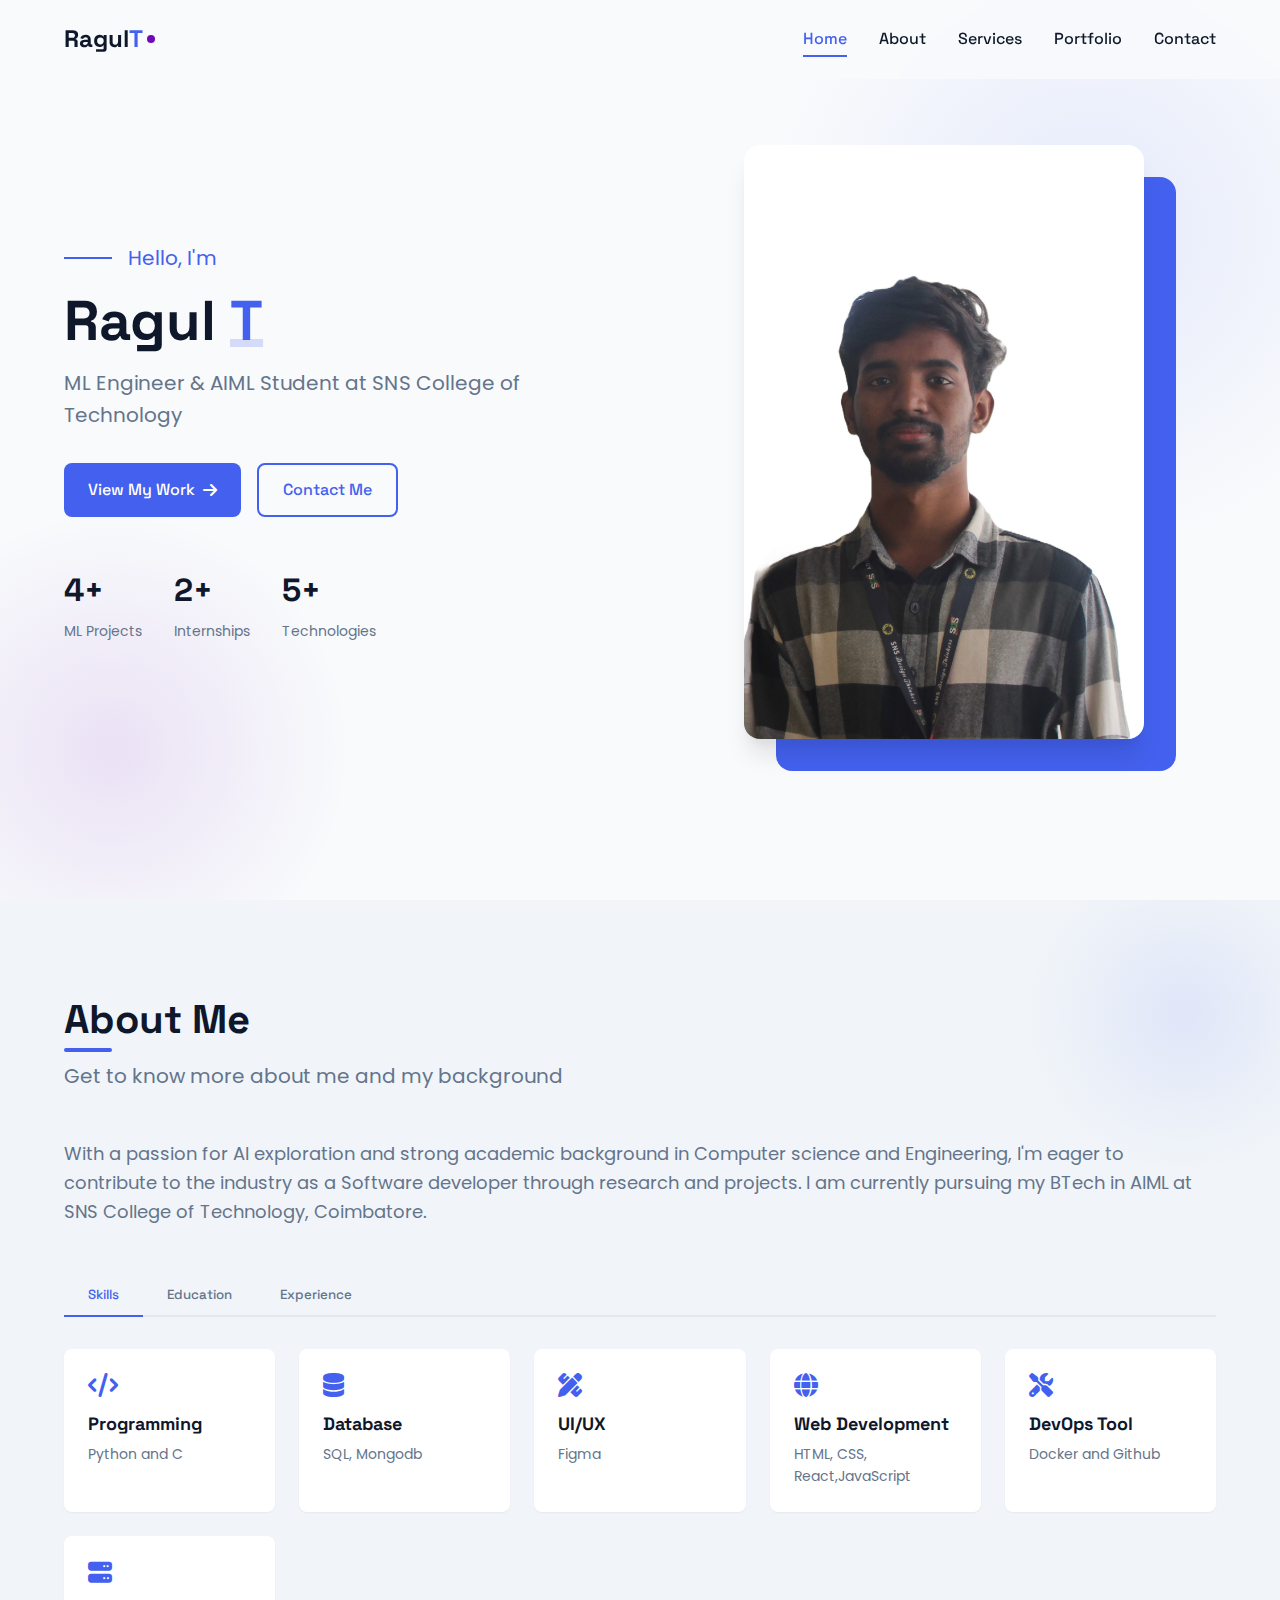
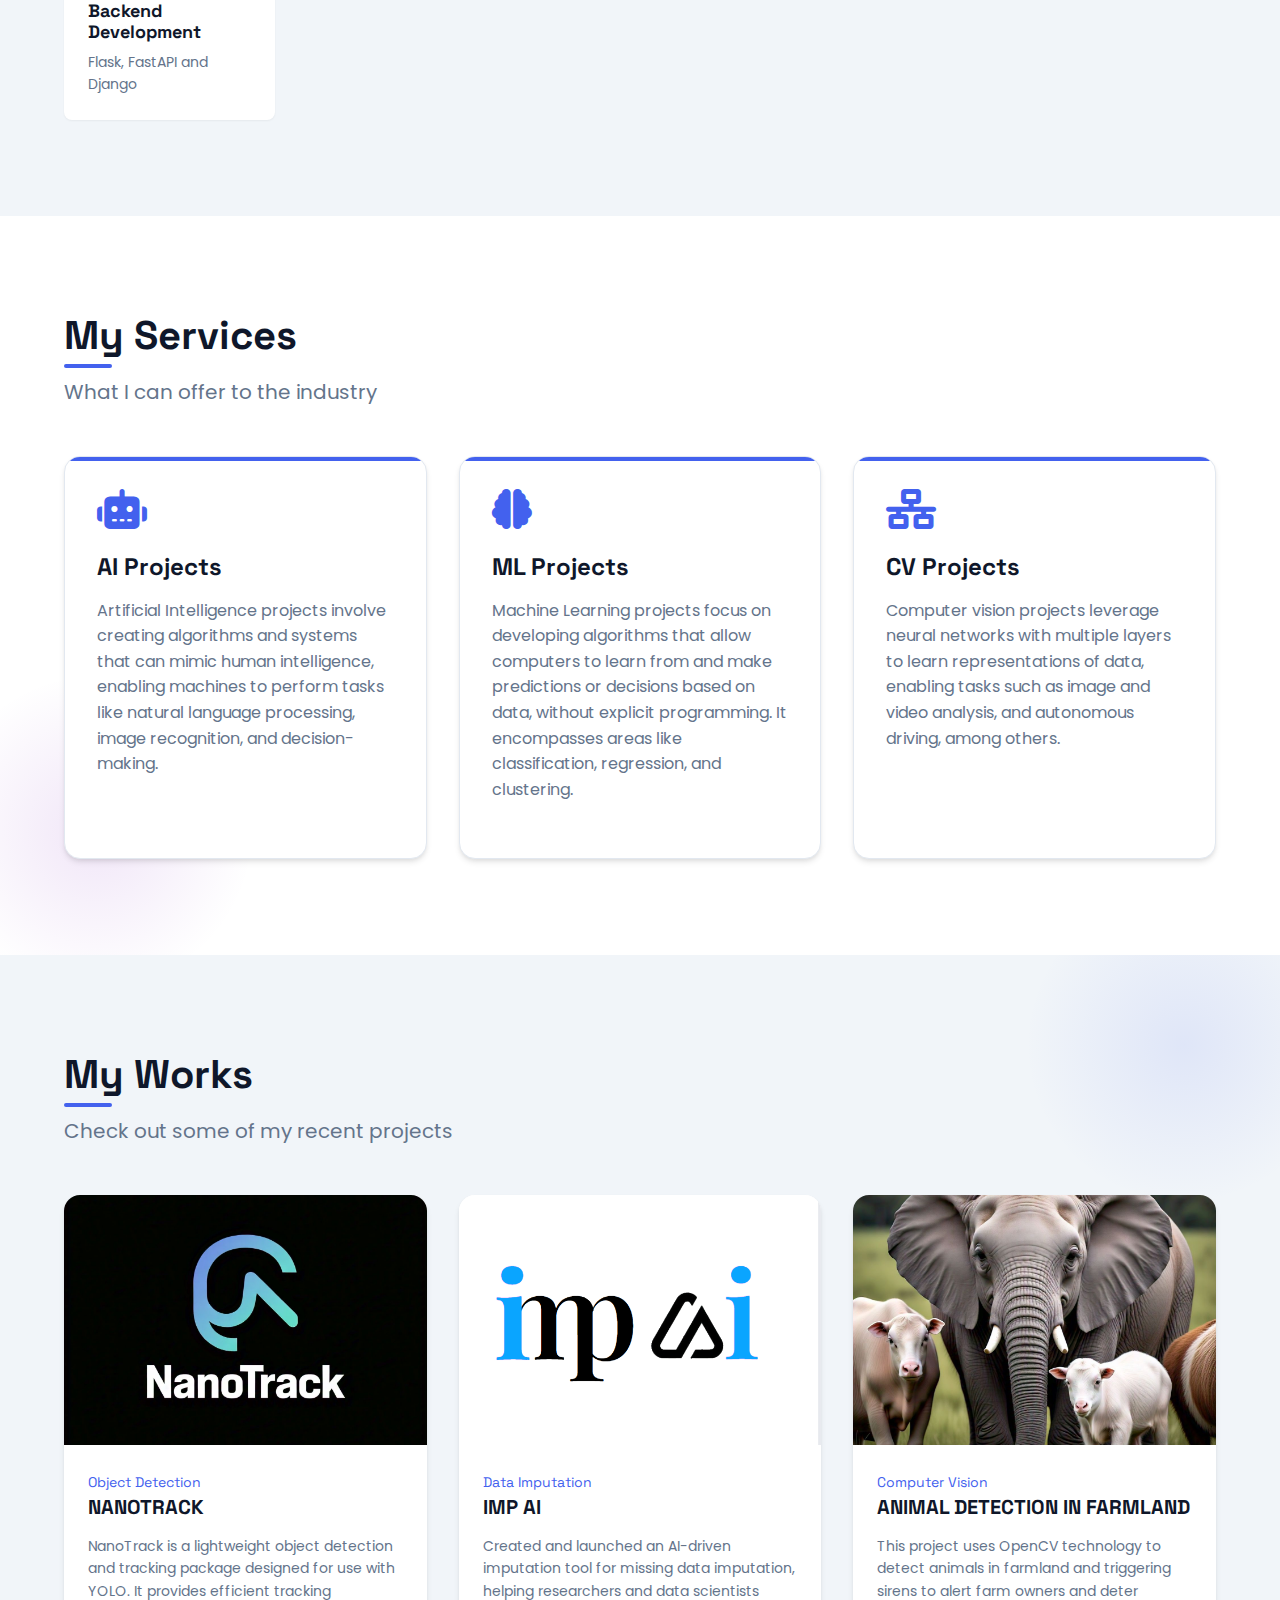
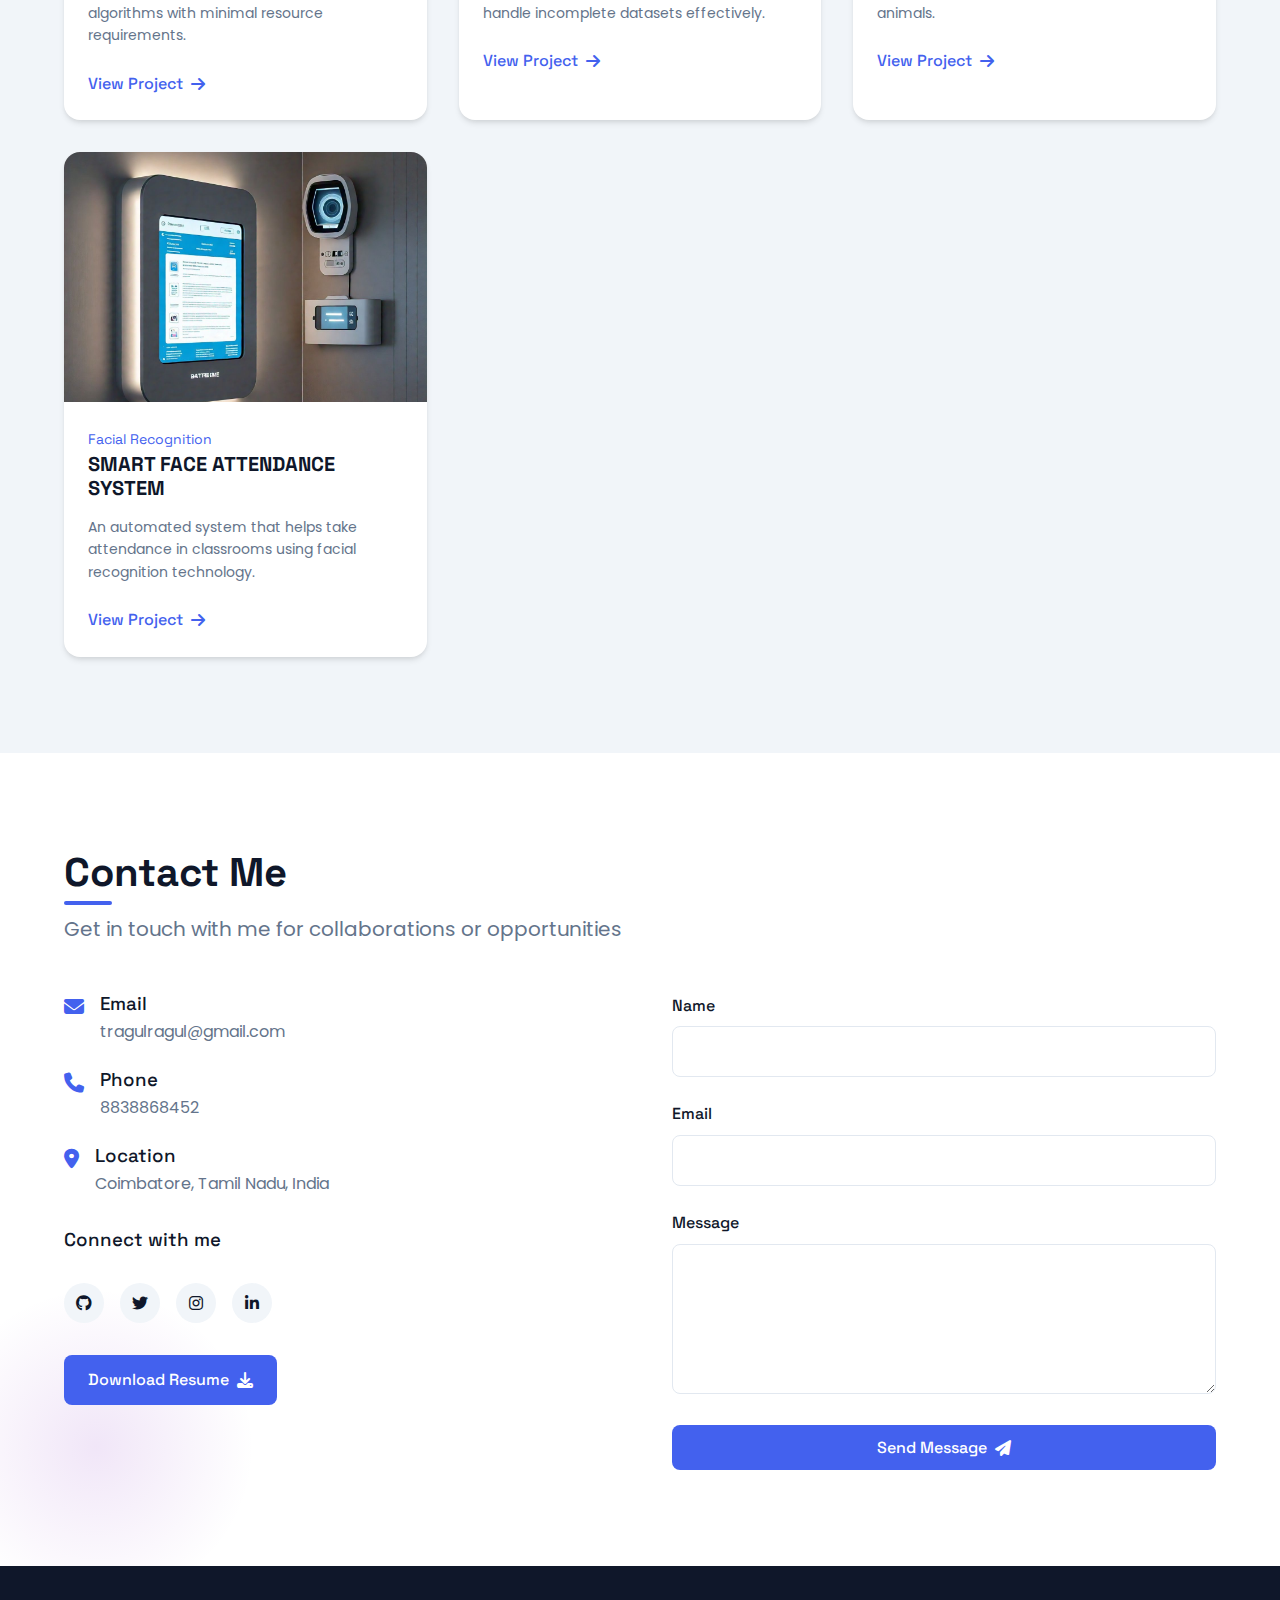
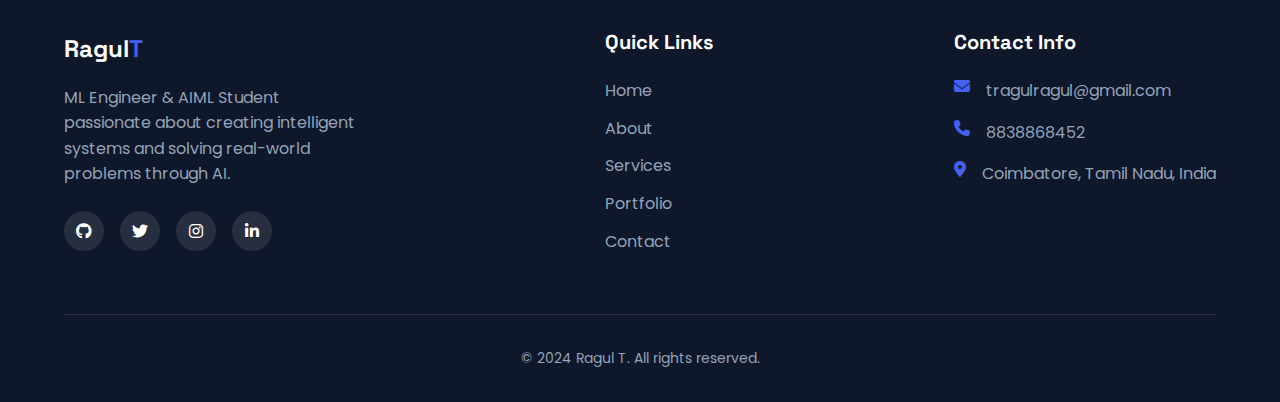
<file: resume.html>
<!DOCTYPE html>
<html lang="en">
<head>
    <meta charset="UTF-8">
    <meta name="viewport" content="width=device-width, initial-scale=1.0">
    <title>Ragul T | ML Engineer</title>
    <link rel="stylesheet" href="https://cdnjs.cloudflare.com/ajax/libs/font-awesome/6.4.0/css/all.min.css">
    <link rel="preconnect" href="https://fonts.googleapis.com">
    <link rel="preconnect" href="https://fonts.gstatic.com" crossorigin>
    <link href="https://fonts.googleapis.com/css2?family=Poppins:wght@300;400;500;600;700&family=Space+Grotesk:wght@400;500;600;700&display=swap" rel="stylesheet">
    <style>
        /* Base Styles */
        :root {
            --primary: #4361ee;
            --primary-dark: #3a56d4;
            --secondary: #7209b7;
            --dark: #0f172a;
            --light: #f8fafc;
            --gray: #64748b;
            --gray-light: #e2e8f0;
            --success: #10b981;
            --danger: #ef4444;
            --warning: #f59e0b;
            --font-primary: 'Space Grotesk', sans-serif;
            --font-secondary: 'Poppins', sans-serif;
            --transition: all 0.3s cubic-bezier(0.4, 0, 0.2, 1);
            --shadow-sm: 0 1px 2px 0 rgba(0, 0, 0, 0.05);
            --shadow: 0 4px 6px -1px rgba(0, 0, 0, 0.1), 0 2px 4px -1px rgba(0, 0, 0, 0.06);
            --shadow-md: 0 10px 15px -3px rgba(0, 0, 0, 0.1), 0 4px 6px -2px rgba(0, 0, 0, 0.05);
            --shadow-lg: 0 20px 25px -5px rgba(0, 0, 0, 0.1), 0 10px 10px -5px rgba(0, 0, 0, 0.04);
        }

        * {
            margin: 0;
            padding: 0;
            box-sizing: border-box;
            scroll-behavior: smooth;
        }

        body {
            font-family: var(--font-secondary);
            line-height: 1.6;
            color: var(--dark);
            background-color: var(--light);
            overflow-x: hidden;
        }

        h1, h2, h3, h4, h5, h6 {
            font-family: var(--font-primary);
            font-weight: 700;
            line-height: 1.2;
        }

        a {
            text-decoration: none;
            color: inherit;
            transition: var(--transition);
        }

        img {
            max-width: 100%;
            height: auto;
            display: block;
        }

        .container {
            width: 100%;
            max-width: 1200px;
            margin: 0 auto;
            padding: 0 1.5rem;
        }

        .section {
            padding: 6rem 0;
            position: relative;
        }

        .section-title {
            font-size: 2.5rem;
            margin-bottom: 1rem;
            position: relative;
            display: inline-block;
        }

        .section-title::after {
            content: '';
            position: absolute;
            left: 0;
            bottom: -0.5rem;
            width: 3rem;
            height: 0.25rem;
            background: var(--primary);
            border-radius: 0.25rem;
        }

        .section-subtitle {
            font-size: 1.25rem;
            color: var(--gray);
            margin-bottom: 3rem;
            max-width: 600px;
        }

        .btn {
            display: inline-flex;
            align-items: center;
            justify-content: center;
            padding: 0.75rem 1.5rem;
            border-radius: 0.5rem;
            font-weight: 500;
            font-family: var(--font-primary);
            cursor: pointer;
            transition: var(--transition);
            border: none;
            outline: none;
            text-align: center;
            font-size: 1rem;
        }

        .btn-primary {
            background-color: var(--primary);
            color: white;
        }

        .btn-primary:hover {
            background-color: var(--primary-dark);
            transform: translateY(-2px);
            box-shadow: var(--shadow);
        }

        .btn-outline {
            background-color: transparent;
            color: var(--primary);
            border: 2px solid var(--primary);
        }

        .btn-outline:hover {
            background-color: var(--primary);
            color: white;
            transform: translateY(-2px);
            box-shadow: var(--shadow);
        }

        .btn-icon {
            margin-left: 0.5rem;
        }

        /* Header Styles */
        .header {
            position: fixed;
            top: 0;
            left: 0;
            width: 100%;
            z-index: 1000;
            background-color: rgba(248, 250, 252, 0.9);
            backdrop-filter: blur(10px);
            transition: var(--transition);
            border-bottom: 1px solid transparent;
        }

        .header.scrolled {
            border-bottom: 1px solid var(--gray-light);
            box-shadow: var(--shadow-sm);
        }

        .navbar {
            display: flex;
            justify-content: space-between;
            align-items: center;
            padding: 1.25rem 0;
        }

        .logo {
            font-family: var(--font-primary);
            font-size: 1.5rem;
            font-weight: 700;
            color: var(--dark);
            display: flex;
            align-items: center;
        }

        .logo span {
            color: var(--primary);
        }

        .logo-dot {
            display: inline-block;
            width: 0.5rem;
            height: 0.5rem;
            background-color: var(--secondary);
            border-radius: 50%;
            margin-left: 0.25rem;
        }

        .nav-menu {
            display: flex;
            align-items: center;
            list-style: none;
        }

        .nav-item {
            margin-left: 2rem;
        }

        .nav-link {
            font-family: var(--font-primary);
            font-weight: 500;
            font-size: 1rem;
            color: var(--dark);
            position: relative;
            padding: 0.5rem 0;
        }

        .nav-link::after {
            content: '';
            position: absolute;
            left: 0;
            bottom: 0;
            width: 0;
            height: 2px;
            background-color: var(--primary);
            transition: var(--transition);
        }

        .nav-link:hover, .nav-link.active {
            color: var(--primary);
        }

        .nav-link:hover::after, .nav-link.active::after {
            width: 100%;
        }

        .nav-toggle {
            display: none;
            background: transparent;
            border: none;
            cursor: pointer;
            font-size: 1.5rem;
            color: var(--dark);
        }

        /* Hero Section */
        .hero {
            min-height: 100vh;
            display: flex;
            align-items: center;
            position: relative;
            overflow: hidden;
            padding-top: 5rem;
        }

        .hero::before {
            content: '';
            position: absolute;
            top: -10%;
            right: -10%;
            width: 40rem;
            height: 40rem;
            background: radial-gradient(circle, rgba(67, 97, 238, 0.1) 0%, rgba(67, 97, 238, 0) 70%);
            border-radius: 50%;
            z-index: -1;
        }

        .hero::after {
            content: '';
            position: absolute;
            bottom: -10%;
            left: -10%;
            width: 30rem;
            height: 30rem;
            background: radial-gradient(circle, rgba(114, 9, 183, 0.1) 0%, rgba(114, 9, 183, 0) 70%);
            border-radius: 50%;
            z-index: -1;
        }

        .hero-content {
            display: flex;
            align-items: center;
            justify-content: space-between;
            gap: 4rem;
        }

        .hero-text {
            flex: 1;
        }

        .hero-greeting {
            font-size: 1.25rem;
            color: var(--primary);
            margin-bottom: 1rem;
            display: flex;
            align-items: center;
        }

        .hero-greeting::before {
            content: '';
            display: inline-block;
            width: 3rem;
            height: 2px;
            background-color: var(--primary);
            margin-right: 1rem;
        }

        .hero-title {
            font-size: 3.5rem;
            margin-bottom: 1rem;
            line-height: 1.1;
        }

        .hero-title span {
            color: var(--primary);
            position: relative;
            display: inline-block;
        }

        .hero-title span::after {
            content: '';
            position: absolute;
            left: 0;
            bottom: 0.25rem;
            width: 100%;
            height: 0.5rem;
            background-color: rgba(67, 97, 238, 0.2);
            z-index: -1;
        }

        .hero-subtitle {
            font-size: 1.25rem;
            color: var(--gray);
            margin-bottom: 2rem;
            max-width: 500px;
        }

        .hero-buttons {
            display: flex;
            gap: 1rem;
            margin-bottom: 2rem;
        }

        .hero-stats {
            display: flex;
            gap: 2rem;
            margin-top: 3rem;
        }

        .stat {
            display: flex;
            flex-direction: column;
        }

        .stat-number {
            font-family: var(--font-primary);
            font-size: 2rem;
            font-weight: 700;
            color: var(--dark);
            margin-bottom: 0.25rem;
        }

        .stat-label {
            font-size: 0.875rem;
            color: var(--gray);
        }

        .hero-image {
            flex: 1;
            position: relative;
        }

        .hero-img-container {
            position: relative;
            width: 100%;
            max-width: 400px;
            margin: 0 auto;
        }

        .hero-img {
            width: 100%;
            height: auto;
            border-radius: 1rem;
            box-shadow: var(--shadow-lg);
            position: relative;
            z-index: 2;
        }

        .hero-img-bg {
            position: absolute;
            top: 2rem;
            left: 2rem;
            width: 100%;
            height: 100%;
            background-color: var(--primary);
            border-radius: 1rem;
            z-index: 1;
        }

        /* About Section */
        .about {
            background-color: #f1f5f9;
            position: relative;
            overflow: hidden;
        }

        .about::before {
            content: '';
            position: absolute;
            top: -5%;
            right: -5%;
            width: 20rem;
            height: 20rem;
            background: radial-gradient(circle, rgba(67, 97, 238, 0.1) 0%, rgba(67, 97, 238, 0) 70%);
            border-radius: 50%;
            z-index: 0;
        }

        .about-content {
            display: flex;
            align-items: flex-start;
            gap: 4rem;
            position: relative;
            z-index: 1;
        }

        .about-text {
            flex: 1;
        }

        .about-description {
            margin-bottom: 2rem;
            font-size: 1.125rem;
            color: var(--gray);
        }

        .tabs {
            margin-top: 3rem;
        }

        .tab-buttons {
            display: flex;
            border-bottom: 2px solid var(--gray-light);
            margin-bottom: 2rem;
        }

        .tab-btn {
            padding: 0.75rem 1.5rem;
            font-family: var(--font-primary);
            font-weight: 500;
            color: var(--gray);
            background: transparent;
            border: none;
            cursor: pointer;
            position: relative;
            transition: var(--transition);
        }

        .tab-btn::after {
            content: '';
            position: absolute;
            bottom: -2px;
            left: 0;
            width: 0;
            height: 2px;
            background-color: var(--primary);
            transition: var(--transition);
        }

        .tab-btn.active {
            color: var(--primary);
        }

        .tab-btn.active::after {
            width: 100%;
        }

        .tab-content {
            display: none;
            animation: fadeIn 0.5s ease forwards;
        }

        .tab-content.active {
            display: block;
        }

        .skills-list {
            display: grid;
            grid-template-columns: repeat(auto-fill, minmax(200px, 1fr));
            gap: 1.5rem;
        }

        .skill-item {
            background-color: white;
            padding: 1.5rem;
            border-radius: 0.5rem;
            box-shadow: var(--shadow-sm);
            transition: var(--transition);
        }

        .skill-item:hover {
            transform: translateY(-5px);
            box-shadow: var(--shadow-md);
        }

        .skill-icon {
            font-size: 1.5rem;
            color: var(--primary);
            margin-bottom: 1rem;
        }

        .skill-title {
            font-size: 1.125rem;
            margin-bottom: 0.5rem;
        }

        .skill-description {
            font-size: 0.875rem;
            color: var(--gray);
        }

        .education-list, .experience-list {
            display: flex;
            flex-direction: column;
            gap: 1.5rem;
        }

        .timeline-item {
            position: relative;
            padding-left: 2rem;
            padding-bottom: 1.5rem;
            border-left: 2px solid var(--gray-light);
        }

        .timeline-item:last-child {
            padding-bottom: 0;
        }

        .timeline-item::before {
            content: '';
            position: absolute;
            left: -0.5rem;
            top: 0;
            width: 1rem;
            height: 1rem;
            background-color: var(--primary);
            border-radius: 50%;
            border: 3px solid white;
        }

        .timeline-date {
            font-family: var(--font-primary);
            font-size: 0.875rem;
            color: var(--primary);
            margin-bottom: 0.5rem;
        }

        .timeline-title {
            font-size: 1.125rem;
            margin-bottom: 0.5rem;
        }

        .timeline-location {
            font-size: 0.875rem;
            color: var(--gray);
            margin-bottom: 0.5rem;
        }

        .timeline-description {
            font-size: 0.875rem;
            color: var(--gray);
        }

        /* Services Section */
        .services {
            background-color: white;
            position: relative;
            overflow: hidden;
        }

        .services::after {
            content: '';
            position: absolute;
            bottom: -5%;
            left: -5%;
            width: 20rem;
            height: 20rem;
            background: radial-gradient(circle, rgba(114, 9, 183, 0.1) 0%, rgba(114, 9, 183, 0) 70%);
            border-radius: 50%;
            z-index: 0;
        }

        .services-grid {
            display: grid;
            grid-template-columns: repeat(auto-fill, minmax(300px, 1fr));
            gap: 2rem;
            position: relative;
            z-index: 1;
        }

        .service-card {
            background-color: white;
            border-radius: 1rem;
            padding: 2rem;
            box-shadow: var(--shadow);
            transition: var(--transition);
            border: 1px solid var(--gray-light);
            position: relative;
            overflow: hidden;
        }

        .service-card::before {
            content: '';
            position: absolute;
            top: 0;
            left: 0;
            width: 100%;
            height: 0.25rem;
            background-color: var(--primary);
            transition: var(--transition);
        }

        .service-card:hover {
            transform: translateY(-10px);
            box-shadow: var(--shadow-lg);
        }

        .service-icon {
            font-size: 2.5rem;
            color: var(--primary);
            margin-bottom: 1.5rem;
        }

        .service-title {
            font-size: 1.5rem;
            margin-bottom: 1rem;
        }

        .service-description {
            color: var(--gray);
            margin-bottom: 1.5rem;
        }

        .service-link {
            display: inline-flex;
            align-items: center;
            color: var(--primary);
            font-weight: 500;
            font-family: var(--font-primary);
        }

        .service-link:hover {
            color: var(--primary-dark);
        }

        .service-link i {
            margin-left: 0.5rem;
            transition: var(--transition);
        }

        .service-link:hover i {
            transform: translateX(5px);
        }

        /* Portfolio Section */
        .portfolio {
            background-color: #f1f5f9;
            position: relative;
            overflow: hidden;
        }

        .portfolio::before {
            content: '';
            position: absolute;
            top: -5%;
            right: -5%;
            width: 20rem;
            height: 20rem;
            background: radial-gradient(circle, rgba(67, 97, 238, 0.1) 0%, rgba(67, 97, 238, 0) 70%);
            border-radius: 50%;
            z-index: 0;
        }

        .portfolio-grid {
            display: grid;
            grid-template-columns: repeat(auto-fill, minmax(350px, 1fr));
            gap: 2rem;
            position: relative;
            z-index: 1;
        }

        .portfolio-card {
            background-color: white;
            border-radius: 1rem;
            overflow: hidden;
            box-shadow: var(--shadow);
            transition: var(--transition);
        }

        .portfolio-card:hover {
            transform: translateY(-10px);
            box-shadow: var(--shadow-lg);
        }

        .portfolio-img {
            width: 100%;
            height: 250px;
            object-fit: cover;
            transition: var(--transition);
        }

        .portfolio-card:hover .portfolio-img {
            transform: scale(1.05);
        }

        .portfolio-content {
            padding: 1.5rem;
        }

        .portfolio-category {
            font-size: 0.875rem;
            color: var(--primary);
            margin-bottom: 0.5rem;
            font-family: var(--font-primary);
        }

        .portfolio-title {
            font-size: 1.25rem;
            margin-bottom: 1rem;
        }

        .portfolio-description {
            font-size: 0.875rem;
            color: var(--gray);
            margin-bottom: 1.5rem;
        }

        .portfolio-link {
            display: inline-flex;
            align-items: center;
            color: var(--primary);
            font-weight: 500;
            font-family: var(--font-primary);
        }

        .portfolio-link:hover {
            color: var(--primary-dark);
        }

        .portfolio-link i {
            margin-left: 0.5rem;
            transition: var(--transition);
        }

        .portfolio-link:hover i {
            transform: translateX(5px);
        }

        /* Contact Section */
        .contact {
            background-color: white;
            position: relative;
            overflow: hidden;
        }

        .contact::after {
            content: '';
            position: absolute;
            bottom: -5%;
            left: -5%;
            width: 20rem;
            height: 20rem;
            background: radial-gradient(circle, rgba(114, 9, 183, 0.1) 0%, rgba(114, 9, 183, 0) 70%);
            border-radius: 50%;
            z-index: 0;
        }

        .contact-content {
            display: flex;
            gap: 4rem;
            position: relative;
            z-index: 1;
        }

        .contact-info {
            flex: 1;
        }

        .contact-list {
            list-style: none;
            margin-bottom: 2rem;
        }

        .contact-item {
            display: flex;
            align-items: flex-start;
            margin-bottom: 1.5rem;
        }

        .contact-icon {
            font-size: 1.25rem;
            color: var(--primary);
            margin-right: 1rem;
            margin-top: 0.25rem;
        }

        .contact-text {
            flex: 1;
        }

        .contact-label {
            font-family: var(--font-primary);
            font-weight: 500;
            margin-bottom: 0.25rem;
        }

        .contact-value {
            color: var(--gray);
        }

        .contact-value a {
            color: var(--gray);
            transition: var(--transition);
        }

        .contact-value a:hover {
            color: var(--primary);
        }

        .social-links {
            display: flex;
            gap: 1rem;
            margin-top: 2rem;
        }

        .social-link {
            display: flex;
            align-items: center;
            justify-content: center;
            width: 2.5rem;
            height: 2.5rem;
            background-color: #f1f5f9;
            color: var(--dark);
            border-radius: 50%;
            transition: var(--transition);
        }

        .social-link:hover {
            background-color: var(--primary);
            color: white;
            transform: translateY(-5px);
        }

        .contact-form {
            flex: 1;
        }

        .form-group {
            margin-bottom: 1.5rem;
        }

        .form-label {
            display: block;
            font-family: var(--font-primary);
            font-weight: 500;
            margin-bottom: 0.5rem;
        }

        .form-control {
            width: 100%;
            padding: 0.75rem 1rem;
            border: 1px solid var(--gray-light);
            border-radius: 0.5rem;
            font-family: var(--font-secondary);
            font-size: 1rem;
            transition: var(--transition);
        }

        .form-control:focus {
            outline: none;
            border-color: var(--primary);
            box-shadow: 0 0 0 3px rgba(67, 97, 238, 0.1);
        }

        textarea.form-control {
            resize: vertical;
            min-height: 150px;
        }

        .form-submit {
            width: 100%;
        }

        .form-message {
            margin-top: 1rem;
            font-weight: 500;
            color: var(--success);
            text-align: center;
            display: none;
        }

        .form-message.show {
            display: block;
            animation: fadeIn 0.5s ease forwards;
        }

        /* Footer */
        .footer {
            background-color: #0f172a;
            color: white;
            padding: 4rem 0 2rem;
        }

        .footer-content {
            display: flex;
            justify-content: space-between;
            align-items: flex-start;
            flex-wrap: wrap;
            gap: 2rem;
            margin-bottom: 3rem;
        }

        .footer-logo {
            font-family: var(--font-primary);
            font-size: 1.5rem;
            font-weight: 700;
            color: white;
            margin-bottom: 1rem;
            display: flex;
            align-items: center;
        }

        .footer-logo span {
            color: var(--primary);
        }

        .footer-description {
            max-width: 300px;
            color: #94a3b8;
            margin-bottom: 1.5rem;
        }

        .footer-social {
            display: flex;
            gap: 1rem;
        }

        .footer-social-link {
            display: flex;
            align-items: center;
            justify-content: center;
            width: 2.5rem;
            height: 2.5rem;
            background-color: rgba(255, 255, 255, 0.1);
            color: white;
            border-radius: 50%;
            transition: var(--transition);
        }

        .footer-social-link:hover {
            background-color: var(--primary);
            transform: translateY(-5px);
        }

        .footer-links-title {
            font-size: 1.25rem;
            margin-bottom: 1.5rem;
            color: white;
        }

        .footer-links {
            list-style: none;
        }

        .footer-link-item {
            margin-bottom: 0.75rem;
        }

        .footer-link {
            color: #94a3b8;
            transition: var(--transition);
        }

        .footer-link:hover {
            color: white;
            padding-left: 0.5rem;
        }

        .footer-contact-item {
            display: flex;
            align-items: flex-start;
            margin-bottom: 1rem;
            color: #94a3b8;
        }

        .footer-contact-icon {
            margin-right: 1rem;
            color: var(--primary);
        }

        .footer-bottom {
            padding-top: 2rem;
            border-top: 1px solid rgba(255, 255, 255, 0.1);
            text-align: center;
            color: #94a3b8;
            font-size: 0.875rem;
        }

        /* Back to Top Button */
        .back-to-top {
            position: fixed;
            bottom: 2rem;
            right: 2rem;
            width: 3rem;
            height: 3rem;
            background-color: var(--primary);
            color: white;
            border-radius: 50%;
            display: flex;
            align-items: center;
            justify-content: center;
            cursor: pointer;
            opacity: 0;
            visibility: hidden;
            transition: var(--transition);
            z-index: 99;
        }

        .back-to-top.show {
            opacity: 1;
            visibility: visible;
        }

        .back-to-top:hover {
            background-color: var(--primary-dark);
            transform: translateY(-5px);
        }

        /* Animations */
        @keyframes fadeIn {
            from {
                opacity: 0;
                transform: translateY(20px);
            }
            to {
                opacity: 1;
                transform: translateY(0);
            }
        }

        .fade-in {
            opacity: 0;
            transform: translateY(20px);
            transition: opacity 0.5s ease, transform 0.5s ease;
        }

        .fade-in.show {
            opacity: 1;
            transform: translateY(0);
        }

        /* Responsive Styles */
        @media (max-width: 992px) {
            .section-title {
                font-size: 2rem;
            }

            .hero-title {
                font-size: 2.5rem;
            }

            .hero-content {
                flex-direction: column-reverse;
                gap: 3rem;
            }

            .hero-img-container {
                max-width: 300px;
            }

            .about-content {
                flex-direction: column;
                gap: 3rem;
            }

            .contact-content {
                flex-direction: column;
                gap: 3rem;
            }
        }

        @media (max-width: 768px) {
            .navbar {
                padding: 1rem 0;
            }

            .nav-menu {
                position: fixed;
                top: 0;
                right: -100%;
                width: 80%;
                max-width: 300px;
                height: 100vh;
                background-color: white;
                flex-direction: column;
                align-items: flex-start;
                padding: 5rem 2rem 2rem;
                box-shadow: var(--shadow-lg);
                transition: var(--transition);
                z-index: 1000;
            }

            .nav-menu.show {
                right: 0;
            }

            .nav-item {
                margin: 1rem 0;
                width: 100%;
            }

            .nav-link {
                display: block;
                padding: 0.5rem 0;
            }

            .nav-toggle {
                display: block;
                z-index: 1001;
            }

            .section {
                padding: 4rem 0;
            }

            .hero {
                padding-top: 6rem;
            }

            .hero-stats {
                flex-wrap: wrap;
            }

            .portfolio-grid {
                grid-template-columns: repeat(auto-fill, minmax(280px, 1fr));
            }
        }

        @media (max-width: 576px) {
            .section-title {
                font-size: 1.75rem;
            }

            .hero-title {
                font-size: 2rem;
            }

            .hero-buttons {
                flex-direction: column;
                width: 100%;
            }

            .btn {
                width: 100%;
            }

            .skills-list {
                grid-template-columns: 1fr;
            }

            .services-grid {
                grid-template-columns: 1fr;
            }

            .portfolio-grid {
                grid-template-columns: 1fr;
            }

            .footer-content {
                flex-direction: column;
                gap: 3rem;
            }
        }
    </style>
</head>
<body>
    <!-- Header -->
    <header class="header" id="header">
        <div class="container">
            <nav class="navbar">
                <a href="#" class="logo">Ragul<span>T</span><span class="logo-dot"></span></a>
                <ul class="nav-menu" id="nav-menu">
                    <li class="nav-item"><a href="#home" class="nav-link active">Home</a></li>
                    <li class="nav-item"><a href="#about" class="nav-link">About</a></li>
                    <li class="nav-item"><a href="#services" class="nav-link">Services</a></li>
                    <li class="nav-item"><a href="#portfolio" class="nav-link">Portfolio</a></li>
                    <li class="nav-item"><a href="#contact" class="nav-link">Contact</a></li>
                </ul>
                <button class="nav-toggle" id="nav-toggle">
                    <i class="fas fa-bars"></i>
                </button>
            </nav>
        </div>
    </header>

    <!-- Hero Section -->
    <section class="hero section" id="home">
        <div class="container">
            <div class="hero-content">
                <div class="hero-text">
                    <p class="hero-greeting">Hello, I'm</p>
                    <h1 class="hero-title">Ragul <span>T</span></h1>
                    <p class="hero-subtitle">ML Engineer & AIML Student at SNS College of Technology</p>
                    <div class="hero-buttons">
                        <a href="#portfolio" class="btn btn-primary">View My Work <i class="fas fa-arrow-right btn-icon"></i></a>
                        <a href="#contact" class="btn btn-outline">Contact Me</a>
                    </div>
                    <div class="hero-stats">
                        <div class="stat">
                            <span class="stat-number">4+</span>
                            <span class="stat-label">ML Projects</span>
                        </div>
                        <div class="stat">
                            <span class="stat-number">2+</span>
                            <span class="stat-label">Internships</span>
                        </div>
                        <div class="stat">
                            <span class="stat-number">5+</span>
                            <span class="stat-label">Technologies</span>
                        </div>
                    </div>
                </div>
                <div class="hero-image">
                    <div class="hero-img-container">
                        <img src="/RAGUL.JPG" alt="Ragul T" class="hero-img">
                        <div class="hero-img-bg"></div>
                    </div>
                </div>
            </div>
        </div>
    </section>

    <!-- About Section -->
    <section class="about section" id="about">
        <div class="container">
            <h2 class="section-title">About Me</h2>
            <p class="section-subtitle">Get to know more about me and my background</p>
            <div class="about-content">
                <div class="about-text">
                    <p class="about-description">
                        With a passion for AI exploration and strong academic background in Computer science and Engineering, 
                        I'm eager to contribute to the industry as a Software developer through research and projects. 
                        I am currently pursuing my BTech in AIML at SNS College of Technology, Coimbatore.
                    </p>
                    <div class="tabs">
                        <div class="tab-buttons">
                            <button class="tab-btn active" data-tab="skills">Skills</button>
                            <button class="tab-btn" data-tab="education">Education</button>
                            <button class="tab-btn" data-tab="experience">Experience</button>
                        </div>
                        <div class="tab-content active" id="skills">
                            <div class="skills-list">
                                <div class="skill-item">
                                    <i class="fas fa-code skill-icon"></i>
                                    <h3 class="skill-title">Programming</h3>
                                    <p class="skill-description">Python and C </p>
                                </div>
                                <div class="skill-item">
                                    <i class="fas fa-database skill-icon"></i>
                                    <h3 class="skill-title">Database</h3>
                                    <p class="skill-description">SQL, Mongodb</p>
                                </div>
                                <div class="skill-item">
                                    <i class="fas fa-pencil-ruler skill-icon"></i>
                                    <h3 class="skill-title">UI/UX</h3>
                                    <p class="skill-description">Figma</p>
                                </div>
                                <div class="skill-item">
                                    <i class="fas fa-globe skill-icon"></i>
                                    <h3 class="skill-title">Web Development</h3>
                                    <p class="skill-description">HTML, CSS, React,JavaScript</p>
                                </div>
                                <div class="skill-item">
                                    <i class="fas fa-tools skill-icon"></i>
                                    <h3 class="skill-title">DevOps Tool</h3>
                                    <p class="skill-description">Docker and Github</p>
                                </div>
                                <div class="skill-item">
                                    <i class="fas fa-server skill-icon"></i>
                                    <h3 class="skill-title">Backend Development</h3>
                                    <p class="skill-description">Flask, FastAPI and Django</p>
                                </div>
                            </div>
                        </div>
                        <div class="tab-content" id="education">
                            <div class="education-list">
                                <div class="timeline-item">
                                    <span class="timeline-date">2022 - Present</span>
                                    <h3 class="timeline-title">BTech AIML</h3>
                                    <p class="timeline-location">SNSCT, Coimbatore</p>
                                    <p class="timeline-description">Studying Artificial Intelligence and Machine Learning</p>
                                </div>
                                <div class="timeline-item">
                                    <span class="timeline-date">2021 - 2022</span>
                                    <h3 class="timeline-title">HSE</h3>
                                    <p class="timeline-location">DSMHS School, Perambalur</p>
                                    <p class="timeline-description">Completed Higher Secondary Education</p>
                                </div>
                                <div class="timeline-item">
                                    <span class="timeline-date">2019 - 2020</span>
                                    <h3 class="timeline-title">SSLC</h3>
                                    <p class="timeline-location">DSMHS School, Perambalur</p>
                                    <p class="timeline-description">Completed Secondary School Leaving Certificate</p>
                                </div>
                            </div>
                        </div>
                        <div class="tab-content" id="experience">
                            <div class="experience-list">
                                <div class="timeline-item">
                                    <span class="timeline-date">Jul 2024 - Sep 2024</span>
                                    <h3 class="timeline-title">ML Internship</h3>
                                    <p class="timeline-location">The Reciprocal Solutions</p>
                                    <p class="timeline-description">Working as a Machine Learning Intern</p>
                                </div>
                                <div class="timeline-item">
                                    <span class="timeline-date">Jul 2024 - Aug 2024</span>
                                    <h3 class="timeline-title">GenAI Internship</h3>
                                    <p class="timeline-location">Skillible and AICTE</p>
                                    <p class="timeline-description">Worked on Generative AI projects</p>
                                </div>
                                <div class="timeline-item">
                                    <span class="timeline-date">Mar 2024 - Apr 2024</span>
                                    <h3 class="timeline-title">ML Internship</h3>
                                    <p class="timeline-location">Congnifyz Technologies</p>
                                    <p class="timeline-description">Worked on Machine Learning projects</p>
                                </div>
                            </div>
                        </div>
                    </div>
                </div>
            </div>
        </div>
    </section>

    <!-- Services Section -->
    <section class="services section" id="services">
        <div class="container">
            <h2 class="section-title">My Services</h2>
            <p class="section-subtitle">What I can offer to the industry</p>
            <div class="services-grid">
                <div class="service-card">
                    <i class="fas fa-robot service-icon"></i>
                    <h3 class="service-title">AI Projects</h3>
                    <p class="service-description">
                        Artificial Intelligence projects involve creating algorithms and systems that can mimic human intelligence,
                        enabling machines to perform tasks like natural language processing, image recognition, and decision-making.
                    </p>
                    
                </div>
                <div class="service-card">
                    <i class="fas fa-brain service-icon"></i>
                    <h3 class="service-title">ML Projects</h3>
                    <p class="service-description">
                        Machine Learning projects focus on developing algorithms that allow computers to learn from and 
                        make predictions or decisions based on data, without explicit programming. It encompasses areas like classification, regression, and clustering.
                    </p>
                    
                </div>
                <div class="service-card">
                    <i class="fas fa-network-wired service-icon"></i>
                    <h3 class="service-title">CV Projects</h3>
                    <p class="service-description">
                        Computer vision projects leverage neural networks with multiple layers to learn representations of data, enabling tasks such as  
                        image and video analysis, and autonomous driving, among others.
                    </p>
                    
                </div>
            </div>
        </div>
    </section>

    <!-- Portfolio Section -->
    <section class="portfolio section" id="portfolio">
        <div class="container">
            <h2 class="section-title">My Works</h2>
            <p class="section-subtitle">Check out some of my recent projects</p>
            <div class="portfolio-grid">
                <div class="portfolio-card">
                    <img src="/nanotrack.jpg" alt="NanoTrack Project" class="portfolio-img">
                    <div class="portfolio-content">
                        <span class="portfolio-category">Object Detection</span>
                        <h3 class="portfolio-title">NANOTRACK</h3>
                        <p class="portfolio-description">
                            NanoTrack is a lightweight object detection and tracking package designed for use with YOLO. 
                            It provides efficient tracking algorithms with minimal resource requirements.
                        </p>
                        <a href="https://github.com/ragultv/NanoTrack.git" class="portfolio-link">View Project <i class="fas fa-arrow-right"></i></a>
                    </div>
                </div>
                <div class="portfolio-card">
                    <img src="impai.png" alt="IMP AI Project" class="portfolio-img">
                    <div class="portfolio-content">
                        <span class="portfolio-category">Data Imputation</span>
                        <h3 class="portfolio-title">IMP AI</h3>
                        <p class="portfolio-description">
                            Created and launched an AI-driven imputation tool for missing data imputation, 
                            helping researchers and data scientists handle incomplete datasets effectively.
                        </p>
                        <a href="https://spicy-audrie-pinnacle-9d1cb737.koyeb.app/" class="portfolio-link">View Project <i class="fas fa-arrow-right"></i></a>
                    </div>
                </div>
                <div class="portfolio-card">
                    <img src="animal detection.jpg" alt="Animal Detection Project" class="portfolio-img">
                    <div class="portfolio-content">
                        <span class="portfolio-category">Computer Vision</span>
                        <h3 class="portfolio-title">ANIMAL DETECTION IN FARMLAND</h3>
                        <p class="portfolio-description">
                            This project uses OpenCV technology to detect animals in farmland and triggering sirens to alert farm owners and deter animals.
                        </p>
                        <a href="https://github.com/ragultv/ANIMAL-DETECTION.git" class="portfolio-link">View Project <i class="fas fa-arrow-right"></i></a>
                    </div>
                </div>
                <div class="portfolio-card">
                    <img src="attendance.jpg" alt="Smart Face Attendance System" class="portfolio-img">
                    <div class="portfolio-content">
                        <span class="portfolio-category">Facial Recognition</span>
                        <h3 class="portfolio-title">SMART FACE ATTENDANCE SYSTEM</h3>
                        <p class="portfolio-description">
                            An automated system that helps take attendance in classrooms using facial recognition technology.
                        </p>
                        <a href="v" class="portfolio-link">View Project <i class="fas fa-arrow-right"></i></a>
                    </div>
                </div>
            </div>
        </div>
    </section>

    <!-- Contact Section -->
    <section class="contact section" id="contact">
        <div class="container">
            <h2 class="section-title">Contact Me</h2>
            <p class="section-subtitle">Get in touch with me for collaborations or opportunities</p>
            <div class="contact-content">
                <div class="contact-info">
                    <ul class="contact-list">
                        <li class="contact-item">
                            <i class="fas fa-envelope contact-icon"></i>
                            <div class="contact-text">
                                <h3 class="contact-label">Email</h3>
                                <p class="contact-value"><a href="mailto:tragulragul@gmail.com">tragulragul@gmail.com</a></p>
                            </div>
                        </li>
                        <li class="contact-item">
                            <i class="fas fa-phone contact-icon"></i>
                            <div class="contact-text">
                                <h3 class="contact-label">Phone</h3>
                                <p class="contact-value"><a href="tel:8838868452">8838868452</a></p>
                            </div>
                        </li>
                        <li class="contact-item">
                            <i class="fas fa-map-marker-alt contact-icon"></i>
                            <div class="contact-text">
                                <h3 class="contact-label">Location</h3>
                                <p class="contact-value">Coimbatore, Tamil Nadu, India</p>
                            </div>
                        </li>
                    </ul>
                    <h3 class="contact-label">Connect with me</h3>
                    <div class="social-links">
                        <a href="https://github.com/ragultv" class="social-link" target="_blank"><i class="fab fa-github"></i></a>
                        <a href="#" class="social-link"><i class="fab fa-twitter"></i></a>
                        <a href="#" class="social-link"><i class="fab fa-instagram"></i></a>
                        <a href="https://www.linkedin.com/in/ragul-t-" class="social-link" target="_blank"><i class="fab fa-linkedin-in"></i></a>
                    </div>
                    <div style="margin-top: 2rem;">
                        <a href="resume_ragul_t.pdf" download class="btn btn-primary">Download Resume <i class="fas fa-download btn-icon"></i></a>
                    </div>
                </div>
                <div class="contact-form">
                    <form id="contactForm">
                        <div class="form-group">
                            <label for="name" class="form-label">Name</label>
                            <input type="text" id="name" name="name" class="form-control" required>
                        </div>
                        <div class="form-group">
                            <label for="email" class="form-label">Email</label>
                            <input type="email" id="email" name="email" class="form-control" required>
                        </div>
                        <div class="form-group">
                            <label for="message" class="form-label">Message</label>
                            <textarea id="message" name="message" class="form-control" required></textarea>
                        </div>
                        <button type="submit" class="btn btn-primary form-submit">Send Message <i class="fas fa-paper-plane btn-icon"></i></button>
                    </form>
                    <p id="formMessage" class="form-message">Your message has been sent successfully!</p>
                </div>
            </div>
        </div>
    </section>

    <!-- Footer -->
    <footer class="footer">
        <div class="container">
            <div class="footer-content">
                <div class="footer-info">
                    <a href="#" class="footer-logo">Ragul<span>T</span></a>
                    <p class="footer-description">
                        ML Engineer & AIML Student passionate about creating intelligent systems and solving real-world problems through AI.
                    </p>
                    <div class="footer-social">
                        <a href="https://github.com/ragultv" class="footer-social-link" target="_blank"><i class="fab fa-github"></i></a>
                        <a href="#" class="footer-social-link"><i class="fab fa-twitter"></i></a>
                        <a href="#" class="footer-social-link"><i class="fab fa-instagram"></i></a>
                        <a href="https://www.linkedin.com/in/ragul-t-" class="footer-social-link" target="_blank"><i class="fab fa-linkedin-in"></i></a>
                    </div>
                </div>
                <div class="footer-links-container">
                    <h3 class="footer-links-title">Quick Links</h3>
                    <ul class="footer-links">
                        <li class="footer-link-item"><a href="#home" class="footer-link">Home</a></li>
                        <li class="footer-link-item"><a href="#about" class="footer-link">About</a></li>
                        <li class="footer-link-item"><a href="#services" class="footer-link">Services</a></li>
                        <li class="footer-link-item"><a href="#portfolio" class="footer-link">Portfolio</a></li>
                        <li class="footer-link-item"><a href="#contact" class="footer-link">Contact</a></li>
                    </ul>
                </div>
                <div class="footer-contact">
                    <h3 class="footer-links-title">Contact Info</h3>
                    <div class="footer-contact-item">
                        <i class="fas fa-envelope footer-contact-icon"></i>
                        <p>tragulragul@gmail.com</p>
                    </div>
                    <div class="footer-contact-item">
                        <i class="fas fa-phone footer-contact-icon"></i>
                        <p>8838868452</p>
                    </div>
                    <div class="footer-contact-item">
                        <i class="fas fa-map-marker-alt footer-contact-icon"></i>
                        <p>Coimbatore, Tamil Nadu, India</p>
                    </div>
                </div>
            </div>
            <div class="footer-bottom">
                <p>&copy; 2024 Ragul T. All rights reserved.</p>
            </div>
        </div>
    </footer>

    <!-- Back to Top Button -->
    <div class="back-to-top" id="backToTop">
        <i class="fas fa-arrow-up"></i>
    </div>

    <script>
        // Mobile Menu Toggle
        const navMenu = document.getElementById('nav-menu');
        const navToggle = document.getElementById('nav-toggle');
        const navLinks = document.querySelectorAll('.nav-link');

        navToggle.addEventListener('click', () => {
            navMenu.classList.toggle('show');
            navToggle.innerHTML = navMenu.classList.contains('show') 
                ? '<i class="fas fa-times"></i>' 
                : '<i class="fas fa-bars"></i>';
        });

        // Close menu when clicking on a nav link
        navLinks.forEach(link => {
            link.addEventListener('click', () => {
                navMenu.classList.remove('show');
                navToggle.innerHTML = '<i class="fas fa-bars"></i>';
            });
        });

        // Tabs Functionality
        const tabBtns = document.querySelectorAll('.tab-btn');
        const tabContents = document.querySelectorAll('.tab-content');

        tabBtns.forEach(btn => {
            btn.addEventListener('click', () => {
                const tabId = btn.getAttribute('data-tab');
                
                // Remove active class from all buttons and contents
                tabBtns.forEach(btn => btn.classList.remove('active'));
                tabContents.forEach(content => content.classList.remove('active'));
                
                // Add active class to current button and content
                btn.classList.add('active');
                document.getElementById(tabId).classList.add('active');
            });
        });

        // Scroll to section
        document.querySelectorAll('a[href^="#"]').forEach(anchor => {
            anchor.addEventListener('click', function(e) {
                e.preventDefault();
                
                const targetId = this.getAttribute('href');
                if (targetId === '#') return;
                
                const targetElement = document.querySelector(targetId);
                if (targetElement) {
                    const headerHeight = document.querySelector('.header').offsetHeight;
                    const targetPosition = targetElement.offsetTop - headerHeight;
                    
                    window.scrollTo({
                        top: targetPosition,
                        behavior: 'smooth'
                    });
                }
            });
        });

        // Header scroll effect
        const header = document.getElementById('header');
        window.addEventListener('scroll', () => {
            if (window.scrollY > 50) {
                header.classList.add('scrolled');
            } else {
                header.classList.remove('scrolled');
            }
        });

        // Active nav link on scroll
        const sections = document.querySelectorAll('section');
        window.addEventListener('scroll', () => {
            let current = '';
            
            sections.forEach(section => {
                const sectionTop = section.offsetTop;
                const sectionHeight = section.clientHeight;
                
                if (pageYOffset >= (sectionTop - 200)) {
                    current = section.getAttribute('id');
                }
            });
            
            navLinks.forEach(link => {
                link.classList.remove('active');
                if (link.getAttribute('href') === `#${current}`) {
                    link.classList.add('active');
                }
            });
        });

        // Back to top button
        const backToTopBtn = document.getElementById('backToTop');
        window.addEventListener('scroll', () => {
            if (window.scrollY > 300) {
                backToTopBtn.classList.add('show');
            } else {
                backToTopBtn.classList.remove('show');
            }
        });

        backToTopBtn.addEventListener('click', () => {
            window.scrollTo({
                top: 0,
                behavior: 'smooth'
            });
        });

        // Form submission
        const contactForm = document.getElementById('contactForm');
        const formMessage = document.getElementById('formMessage');

        contactForm.addEventListener('submit', (e) => {
            e.preventDefault();
            
            // Get form data
            const name = document.getElementById('name').value;
            const email = document.getElementById('email').value;
            const message = document.getElementById('message').value;
            
            // Construct mailto URL
            const subject = encodeURIComponent("Contact Form Submission");
            const body = encodeURIComponent(`Name: ${name}\nEmail: ${email}\n\nMessage:\n${message}`);
            const mailtoURL = `mailto:tragulragul@gmail.com?subject=${subject}&body=${body}`;
            
            // Open default mail client
            window.open(mailtoURL);
            
            // Reset form and show success message
            contactForm.reset();
            formMessage.classList.add('show');
            
            // Hide message after 5 seconds
            setTimeout(() => {
                formMessage.classList.remove('show');
            }, 5000);
        });

        // Scroll animations
        const fadeElements = document.querySelectorAll('.fade-in');
        
        function checkFade() {
            fadeElements.forEach(element => {
                const elementTop = element.getBoundingClientRect().top;
                const windowHeight = window.innerHeight;
                
                if (elementTop < windowHeight - 100) {
                    element.classList.add('show');
                }
            });
        }
        
        window.addEventListener('scroll', checkFade);
        window.addEventListener('load', checkFade);
    </script>
</body>
</html>
</file>
